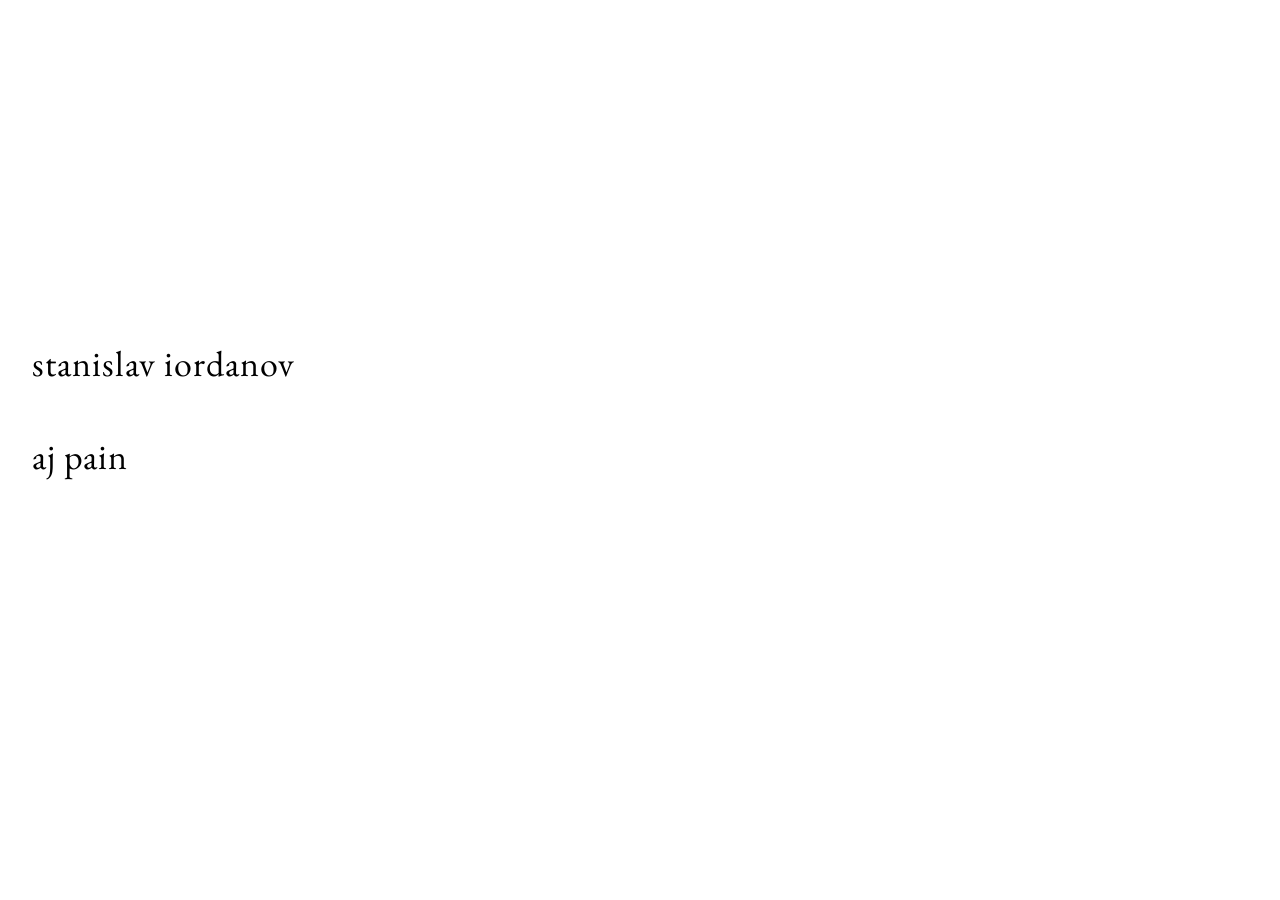
<file: index.html>
<!DOCTYPE html>
<html lang="en">
<head>
    <meta charset="UTF-8">
    <meta http-equiv="X-UA-Compatible" content="IE=edge">
    <meta name="viewport" content="width=device-width, initial-scale=1.0">
    <title>stanislav</title>
    <link rel="stylesheet" href="css/main.css?v=5" type="text/css">
    <link rel="preconnect" href="https://fonts.googleapis.com">
    <link rel="preconnect" href="https://fonts.gstatic.com" crossorigin>
    <link href="https://fonts.googleapis.com/css2?family=EB+Garamond&display=swap" rel="stylesheet">
</head>
<body>
    <div class="wrapper">
        <main class="splash">
            <nav>
                <ul>
                    <li>
                        <h1 class="menu-name">stanislav iordanov</h1>
                        <ul class="submenu">
                            <li>
                                <p>b. 1983, Sofia. Visual artist, musician and performer working in London.</p>
                            </li>
                            <li>
                                <a href="portfolio.html">
                                    <h2 id="stan">portfolio</h2>
                                </a>
                            </li>
                            <li>
                                <a href="cv.html">
                                    <h2 id="stan">cv</h2>
                                </a>
                            </li>
                        </ul>
                    </li>
                    <li>
                        <h1 class="menu-name" id="aj">aj pain</h1>
                        <ul class="submenu">
                            <li>
                                <p>AJ Pain sounds like lava or plasma.</p>
                            </li>
                            <li>
                                <a href="ajpain/gigsreleases.html">
                                    <h2>gigs & releases</h2>
                                </a>
                            </li>
                            <li>
                                <a href="https://bruch.net/" target="_blank">
                                    <h2> music for ,Bruch‘-</h2>
                                </a>
                            </li>
                        </ul>
                    </li>
                </ul>
            </nav>
        </main>
    </div>
    <script src="js/menu.js"></script>
</body>
</html>
</file>
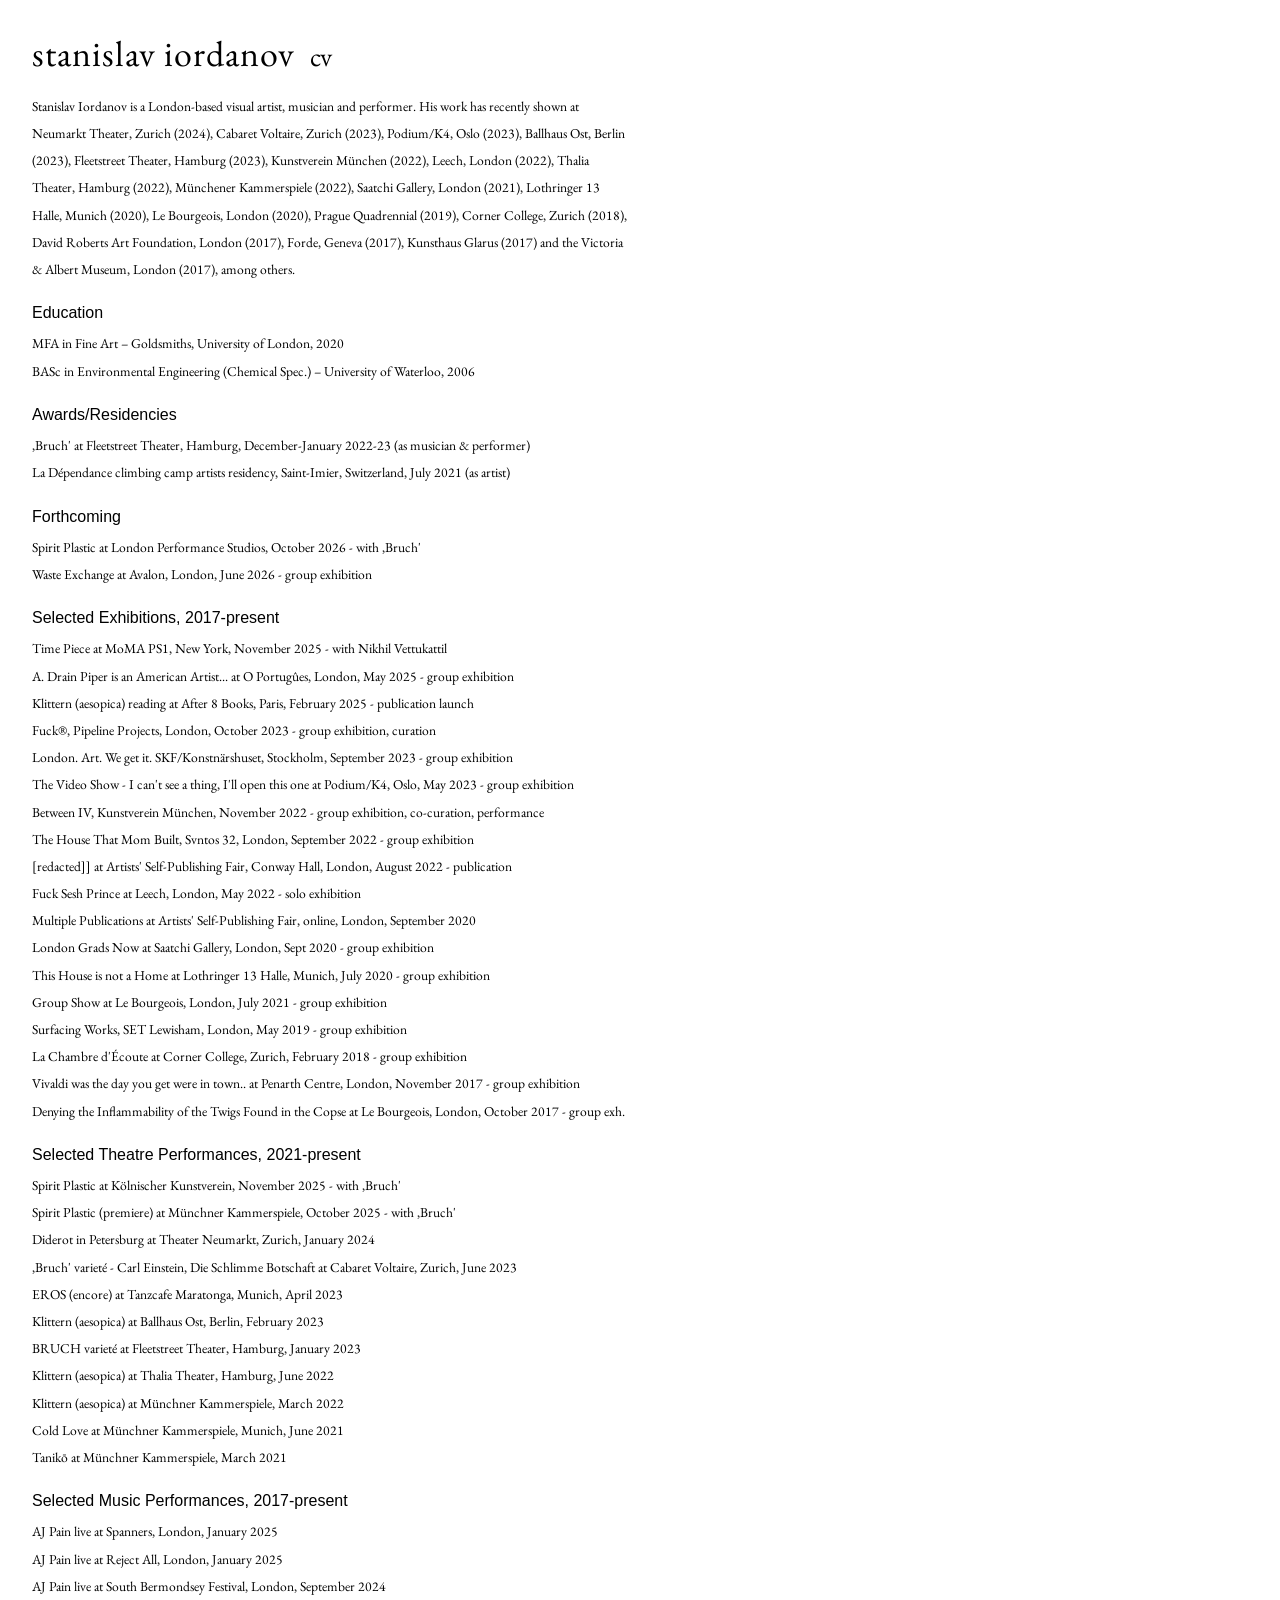
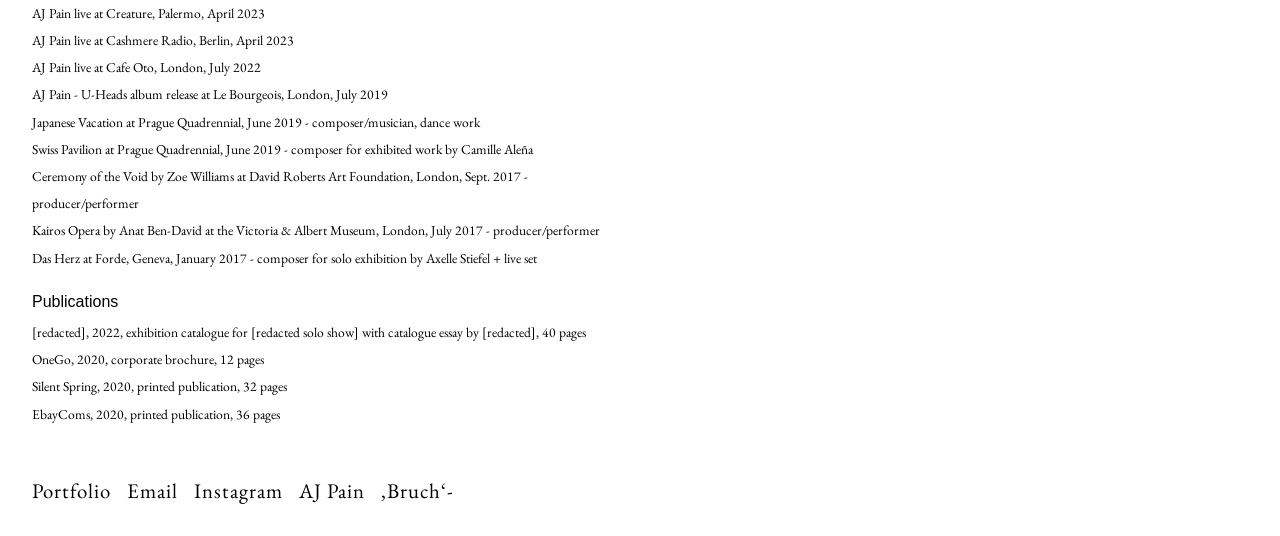
<file: cv.html>
<!DOCTYPE html>
<html lang="en">
<head>
    <meta charset="UTF-8">
    <meta http-equiv="X-UA-Compatible" content="IE=edge">
    <meta name="viewport" content="width=device-width, initial-scale=1.0">
    <title>cv</title>
    <link rel="stylesheet" href="css/main.css" type="text/css">
    <link rel="preconnect" href="https://fonts.googleapis.com">
    <link rel="preconnect" href="https://fonts.gstatic.com" crossorigin>
    <link href="https://fonts.googleapis.com/css2?family=EB+Garamond&display=swap" rel="stylesheet">
</head>
<body class="portfolio">
    <div class="wrapper">
        <header>
            <nav>
                <a href="/"><h1>stanislav iordanov</h1></a>
                <h2>cv</h2>
            </nav>
        </header>
        <main>
            <section class="section-cv">
                <p>
                    Stanislav Iordanov is a London-based visual artist, musician and performer. His work has recently shown at Neumarkt Theater, Zurich (2024), Cabaret Voltaire,
                    Zurich (2023), Podium/K4, Oslo (2023), Ballhaus Ost, Berlin (2023), Fleetstreet Theater, Hamburg (2023), Kunstverein München (2022),
                    Leech, London (2022), Thalia Theater, Hamburg (2022), Münchener Kammerspiele (2022), Saatchi Gallery, London (2021),
                    Lothringer 13 Halle, Munich (2020), Le Bourgeois, London (2020), Prague Quadrennial (2019), Corner College, Zurich (2018),
                    David Roberts Art Foundation, London (2017), Forde, Geneva (2017), Kunsthaus Glarus (2017) and the Victoria & Albert Museum, London (2017), among others.
                </p>
            </section>
            <section class="section-cv">
                <h4>Education</h4>
                <p>MFA in Fine Art – Goldsmiths, University of London, 2020</p>
                <p>BASc in Environmental Engineering (Chemical Spec.) – University of Waterloo, 2006</p>
            </section>
            <section class="section-cv">
                <h4>Awards/Residencies</h4>
                <p>,Bruch' at Fleetstreet Theater, Hamburg, December-January 2022-23 (as musician & performer)</p>
                <p>La Dépendance climbing camp artists residency, Saint-Imier, Switzerland, July 2021 (as artist)</p>
            </section>
            <section class="section-cv">
                <h4>Forthcoming</h4>
                <p>Spirit Plastic at London Performance Studios, October 2026 - with ,Bruch'</p>
                <p>Waste Exchange at Avalon, London, June 2026 - group exhibition</p>
            </section>
            <section class="section-cv">
                <h4>Selected Exhibitions, 2017-present</h4>
                <p>Time Piece at MoMA PS1, New York, November 2025 - with Nikhil Vettukattil</p>
                <p>A. Drain Piper is an American Artist... at O Portugûes, London, May 2025 - group exhibition</p>
                <p>Klittern (aesopica) reading at After 8 Books, Paris, February 2025 - publication launch</p>
                <p>Fuck®, Pipeline Projects, London, October 2023 - group exhibition, curation</p>
                <p>London. Art. We get it. SKF/Konstnärshuset, Stockholm, September 2023 - group exhibition</p>
                <p>The Video Show - I can't see a thing, I'll open this one at Podium/K4, Oslo, May 2023 - group exhibition</p>
                <p>Between IV, Kunstverein München, November 2022 - group exhibition, co-curation, performance</p>
                <p>The House That Mom Built, Svntos 32, London, September 2022 - group exhibition</p>
                <p>[redacted]] at Artists' Self-Publishing Fair, Conway Hall, London, August 2022 - publication</p>
                <p>Fuck Sesh Prince at Leech, London, May 2022 - solo exhibition</p>
                <p>Multiple Publications at Artists' Self-Publishing Fair, online, London, September 2020</p>
                <p>London Grads Now at Saatchi Gallery, London, Sept 2020 - group exhibition</p>
                <p>This House is not a Home at Lothringer 13 Halle, Munich, July 2020 - group exhibition</p>
                <p>Group Show at Le Bourgeois, London, July 2021 - group exhibition</p>
                <p>Surfacing Works, SET Lewisham, London, May 2019 - group exhibition</p>
                <p>La Chambre d'Écoute at Corner College, Zurich, February 2018 - group exhibition</p>
                <p>Vivaldi was the day you get were in town.. at Penarth Centre, London, November 2017 - group exhibition</p>
                <p>Denying the Inflammability of the Twigs Found in the Copse at Le Bourgeois, London, October 2017 - group exh.</p>
            </section>
            <section class="section-cv">
                <h4>Selected Theatre Performances, 2021-present</h4>
                <p>Spirit Plastic at Kölnischer Kunstverein, November 2025 - with ,Bruch'</p>
                <p>Spirit Plastic (premiere) at Münchner Kammerspiele, October 2025 - with ,Bruch'</p>
                <p>Diderot in Petersburg at Theater Neumarkt, Zurich, January 2024</p>
                <p>,Bruch' varieté - Carl Einstein, Die Schlimme Botschaft at Cabaret Voltaire, Zurich, June 2023</p>
                <p>EROS (encore) at Tanzcafe Maratonga, Munich, April 2023</p>
                <p>Klittern (aesopica) at Ballhaus Ost, Berlin, February 2023</p>
                <p>BRUCH varieté at Fleetstreet Theater, Hamburg, January 2023</p>
                <p>Klittern (aesopica) at Thalia Theater, Hamburg, June 2022</p>
                <p>Klittern (aesopica) at Münchner Kammerspiele, March 2022</p>
                <p>Cold Love at Münchner Kammerspiele, Munich, June 2021</p>
                <p>Tanikō at Münchner Kammerspiele, March 2021</p>
            </section>
            <section class="section-cv">
                <h4>Selected Music Performances, 2017-present</h4>
                <p>AJ Pain live at Spanners, London, January 2025</p>
                <p>AJ Pain live at Reject All, London, January 2025</p>
                <p>AJ Pain live at South Bermondsey Festival, London, September 2024</p>
                <p>AJ Pain live at Creature, Palermo, April 2023</p>
                <p>AJ Pain live at Cashmere Radio, Berlin, April 2023</p>
                <p>AJ Pain live at Cafe Oto, London, July 2022</p>
                <p>AJ Pain - U-Heads album release at Le Bourgeois, London, July 2019</p>
                <p>Japanese Vacation at Prague Quadrennial, June 2019 - composer/musician, dance work</p>
                <p>Swiss Pavilion at Prague Quadrennial, June 2019 - composer for exhibited work by Camille Aleña</p>
                <p>Ceremony of the Void by Zoe Williams at David Roberts Art Foundation, London, Sept. 2017 - producer/performer</p>
                <p>Kairos Opera by Anat Ben-David at the Victoria & Albert Museum, London, July 2017 - producer/performer</p>
                <p>Das Herz at Forde, Geneva, January 2017 - composer for solo exhibition by Axelle Stiefel + live set</p>
            </section>
            <section class="section-cv">
                <h4>Publications</h4>
                <p>[redacted], 2022, exhibition catalogue for [redacted solo show] with catalogue essay by [redacted], 40 pages</p>
                <p>OneGo, 2020, corporate brochure, 12 pages</p>
                <p>Silent Spring, 2020, printed publication, 32 pages</p>
                <p>EbayComs, 2020, printed publication, 36 pages</p>
            </section>
            <section class="section-cv">
                <ul class="cv-list">
                    <li>
                        <a href="/portfolio.html"><h1 class="menu-name">Portfolio</h1></a>
                    </li>
                    <li>
                        <a href="mailto:workandnonwork@gmail.com"><h1 class="menu-name">Email</h1></a>
                    </li>
                    <li>
                        <a href="https://www.instagram.com/stanislav_pain/" target="_blank"><h1 class="menu-name">Instagram</h1></a>
                    </li>
                    <li>
                        <a href="/ajpain/gigsreleases.html"><h1 class="menu-name">AJ Pain</h1></a>
                    </li>
                    <li>
                        <a href="https://www.bruch.net/" target="_blank"><h1 class="menu-name">,Bruch‘-</h1></a>
                    </li>
                </ul>
            </section>
        </main>
    </div>
</body>
</html>
</file>
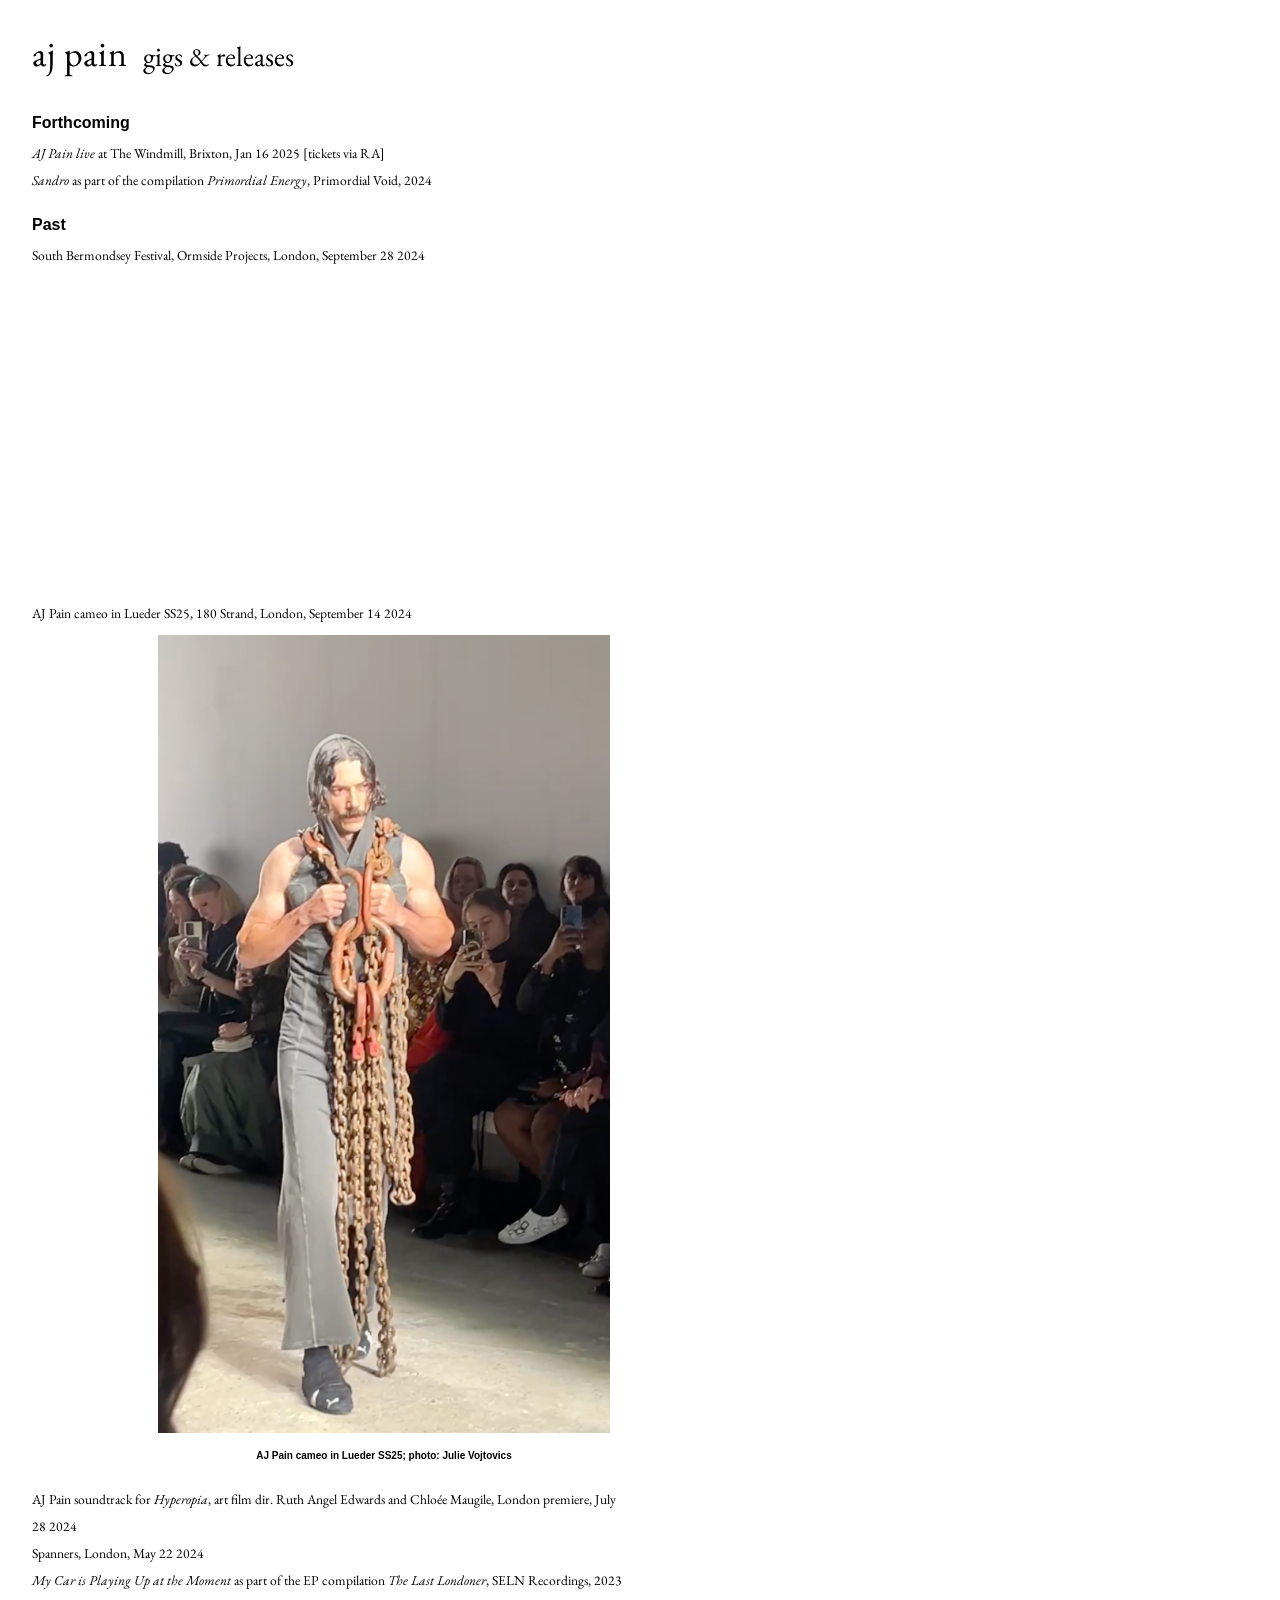
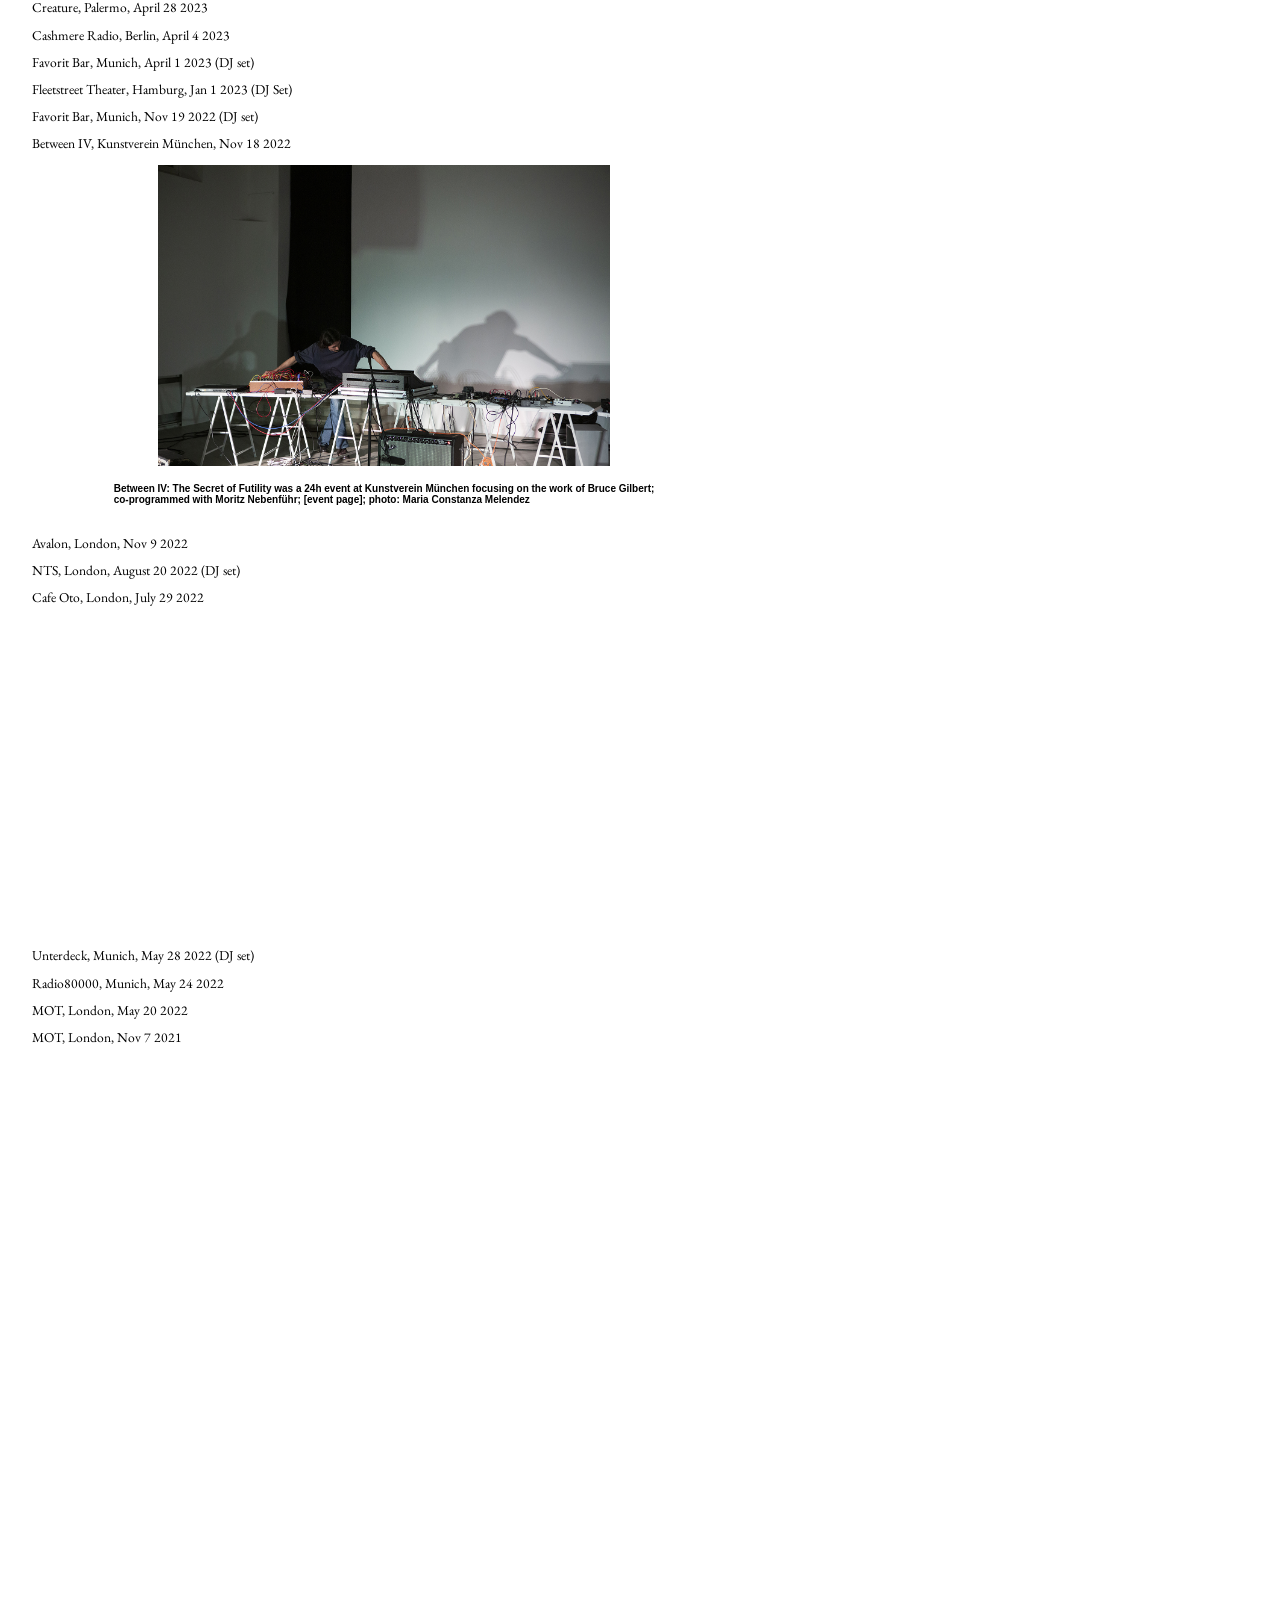
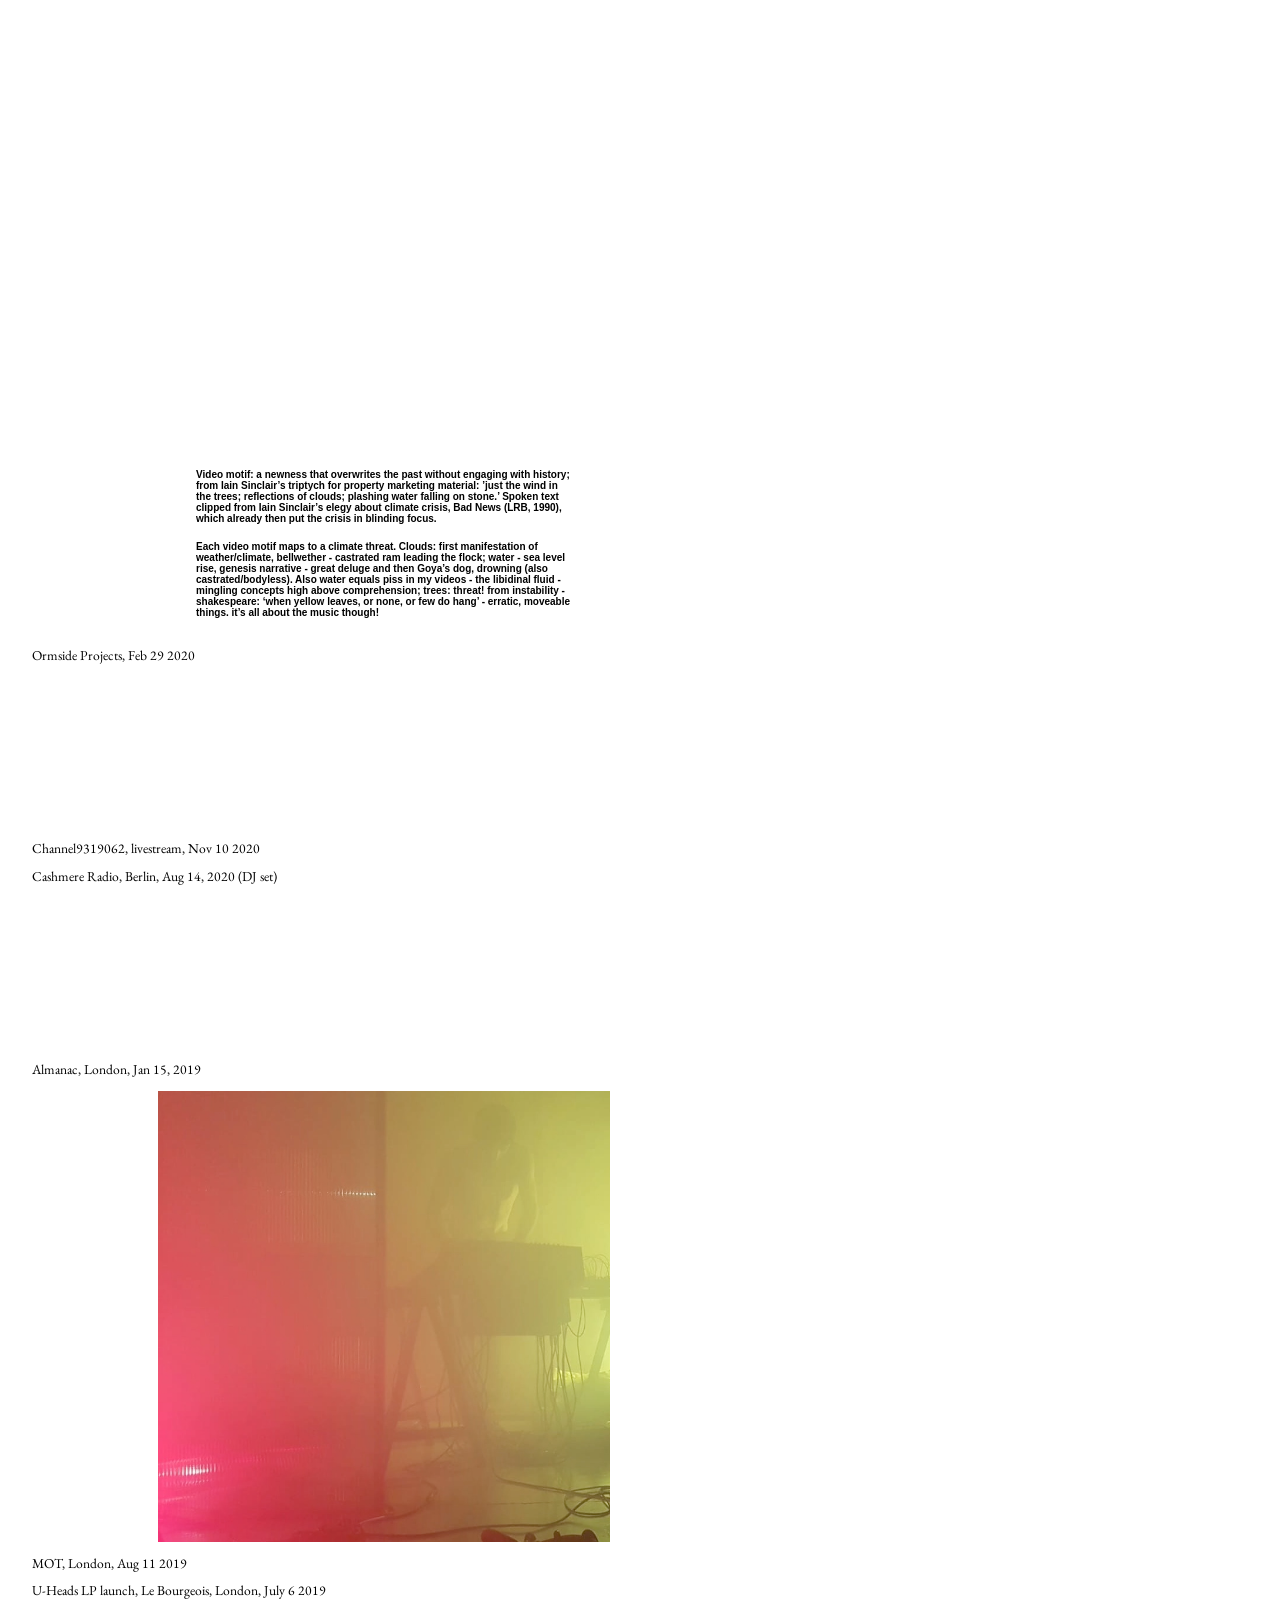
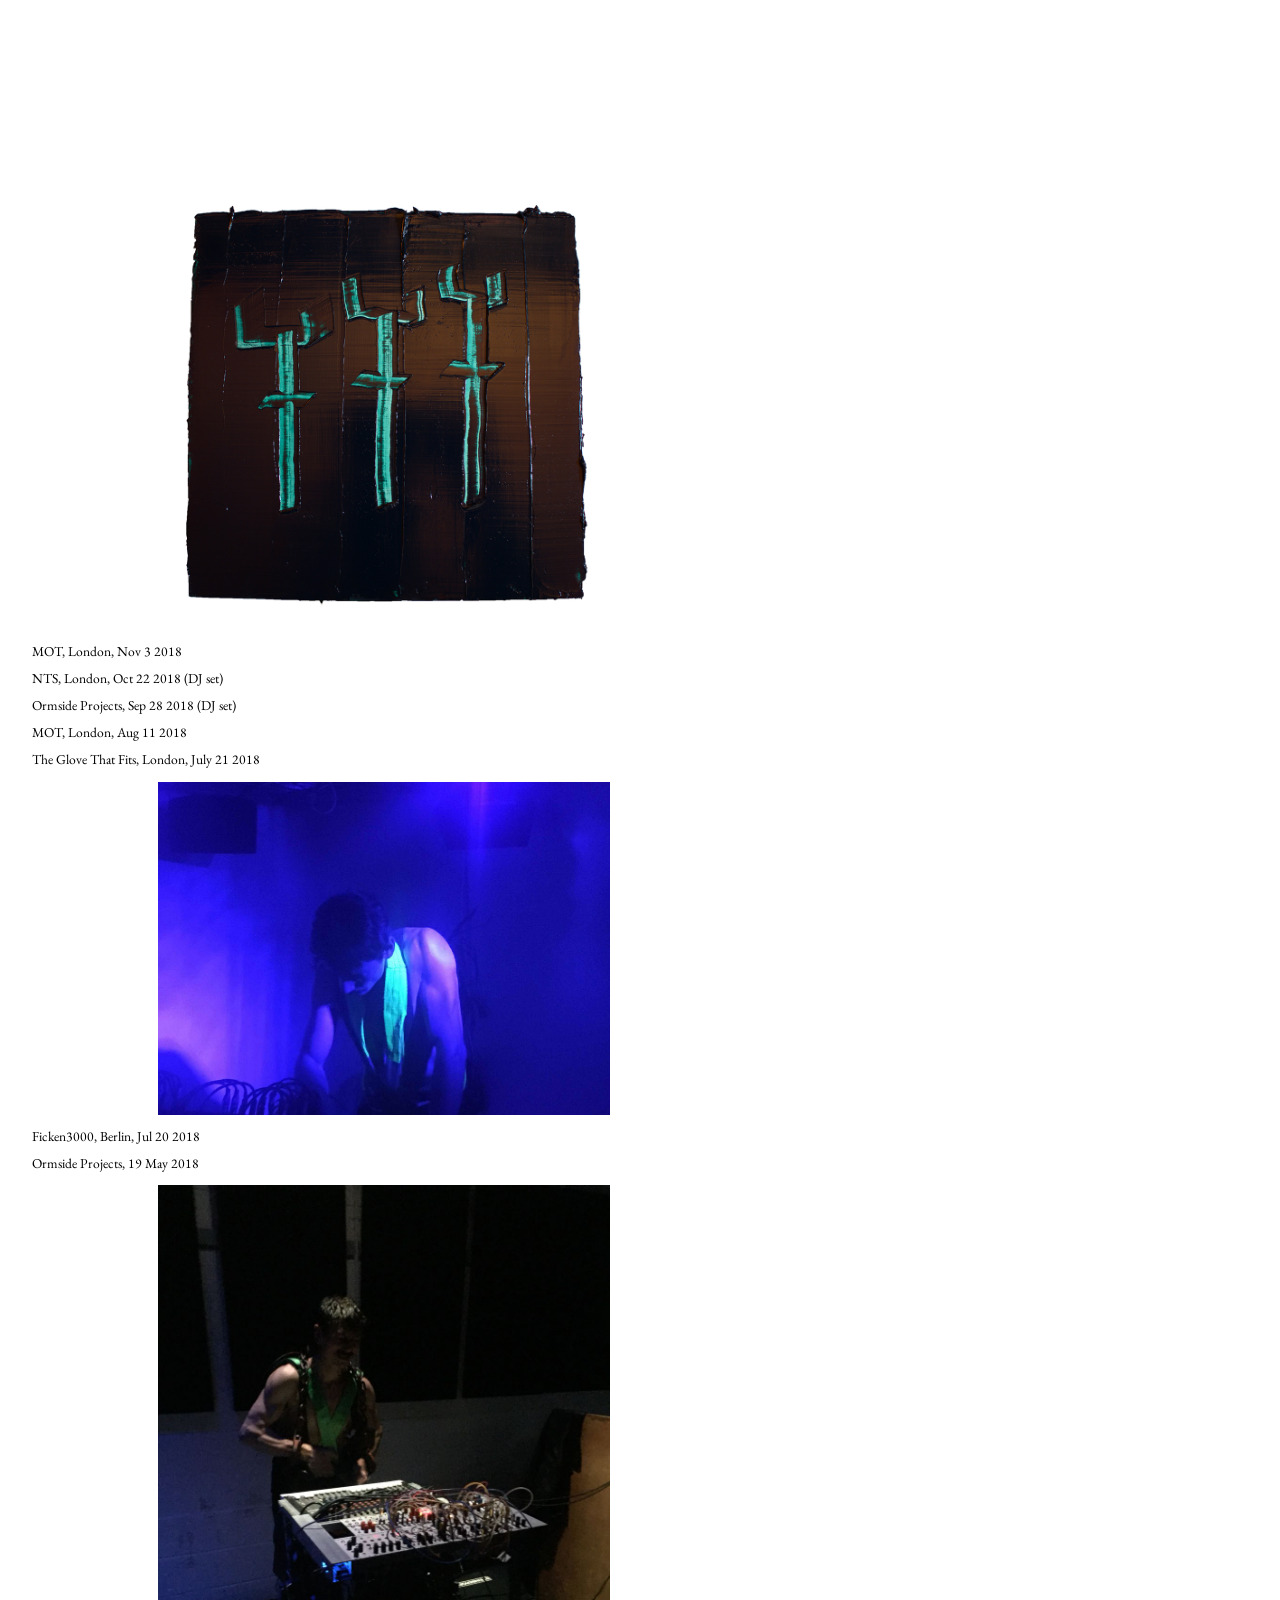
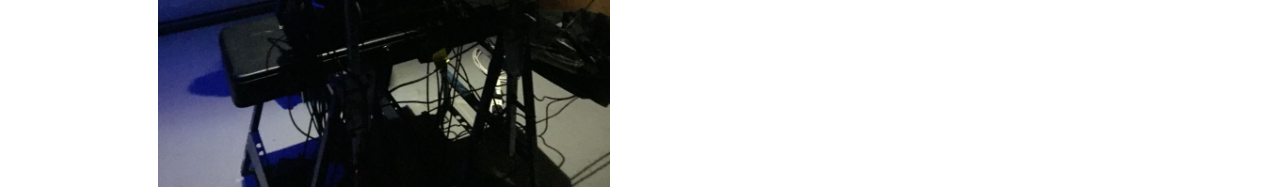
<file: ajpain/gigsreleases.html>
<!DOCTYPE html>
<html lang="en">
<head>
    <meta charset="UTF-8">
    <meta http-equiv="X-UA-Compatible" content="IE=edge">
    <meta name="viewport" content="width=device-width, initial-scale=1.0">
    <title>gigs & releases</title>
    <link rel="stylesheet" href="/css/main.css" type="text/css">
    <link rel="stylesheet" href="/css/pain.css" type="text/css">
    <link rel="preconnect" href="https://fonts.googleapis.com">
    <link rel="preconnect" href="https://fonts.gstatic.com" crossorigin>
    <link href="https://fonts.googleapis.com/css2?family=EB+Garamond&display=swap" rel="stylesheet">
</head>
<body>
    <div class="wrapper">
        <header>
            <nav>
                <a href="/"><h1>aj pain</h1></a>
                <h2>gigs & releases</h2>
            </nav>
        </header>
        <main>
            <section class="section-cv">
                <h4><b>Forthcoming</b></h4>
                <p><em>AJ Pain live</em> at The Windmill, Brixton, Jan 16 2025 <a href="https://ra.co/clubs/1334" target="_blank"> [tickets via RA]</a>
                <p><em>Sandro</em> as part of the compilation <em>Primordial Energy</em>, Primordial Void, 2024</p>
            </section>
            <section class="section-cv">
                <h4><b>Past</b></h4>
                <p>South Bermondsey Festival, Ormside Projects, London, September 28 2024</p>
            </section>
            <article>
                <iframe width="560" height="315" src="https://www.youtube.com/embed/UBkyzucwu3A?si=9FioagHvX74wGzEq" title="YouTube video player" frameborder="0" allow="accelerometer; autoplay; clipboard-write; encrypted-media; gyroscope; picture-in-picture; web-share" referrerpolicy="strict-origin-when-cross-origin" allowfullscreen></iframe>
            </article>
            <section class="section-cv">    
                <p>AJ Pain cameo in Lueder SS25, 180 Strand, London, September 14 2024</p> 
            </section>
            <article class="vertical">
                <figure>
                    <img class="portfolio-image" src="/images/aj-pain/aj-pain-lueder-1.png" alt="ss25">
                </figure>
                <h5>
                    AJ  Pain cameo in Lueder SS25; photo: Julie Vojtovics                    
                </h5>
            </article>
            </section>
            <section class="section-cv">
                <p>AJ Pain soundtrack for <a href="https://vimeo.com/844257681" target="_blank"> <em>Hyperopia</em></a>, art film dir. Ruth Angel Edwards and Chloée Maugile, London premiere, July 28 2024</p>
                <p>Spanners, London, May 22 2024</p>
                <p><em>My Car is Playing Up at the Moment</em> as part of the EP compilation <a href="https://selnrecordings.bandcamp.com/album/the-last-londoner" target="_blank"> <em>The Last Londoner</em></a>, SELN Recordings, 2023</p>
                <p>Creature, Palermo, April 28 2023</p>
                <p>Cashmere Radio, Berlin, April 4 2023</p>
                <p>Favorit Bar, Munich, April 1 2023 (DJ set)</p>
                <p>Fleetstreet Theater, Hamburg, Jan 1 2023 (DJ Set)</p>
                <p>Favorit Bar, Munich, Nov 19 2022 (DJ set)</p>
                <p>Between IV, Kunstverein München, Nov 18 2022</p>
            </section>
            <article class="vertical">
                <figure>
                    <img class="portfolio-image" src="/images/aj-pain/aj-pain-1.jpg" alt="aj pain">
                </figure>
                <h5>
                    Between IV: The Secret of Futility was a 24h event at Kunstverein München focusing on the work of Bruce Gilbert;<br/> 
                    co-programmed with Moritz Nebenführ; <a href="https://www.kunstverein-muenchen.de/en/programm/veranstaltungen/2022/18-11-19-11-u-between-iv-bruce-gilbert-u" target="_blank">[event page]</a>; photo: Maria Constanza Melendez
                </h5>
            </article>
            <section class="section-cv">
                <p>Avalon, London, Nov 9 2022</p>
                <a href="https://www.nts.live/shows/bahamian-moor/episodes/bahamian-moor-20th-august-2022" target="_blank">
                    <p>NTS, London, August 20 2022 (DJ set)</p>
                </a>
                <p>Cafe Oto, London, July 29 2022</p>
            </section>
            <article>
                <iframe width="560" height="315" src="https://www.youtube.com/embed/TGWML4tj9YM" title="YouTube video player" frameborder="0" allow="accelerometer; autoplay; clipboard-write; encrypted-media; gyroscope; picture-in-picture; web-share" allowfullscreen></iframe>
            </article>
            <section class="section-cv">
                <p>Unterdeck, Munich, May 28 2022 (DJ set)</p>
                <a href="https://www.mixcloud.com/Radio80K/bruch-takeover-240522/" target="_blank">
                    <p>Radio80000, Munich, May 24 2022</p>
                </a>
                <p>MOT, London, May 20 2022</p>
                <p>MOT, London, Nov 7 2021</p>
            </section>
            <article>
                <iframe width="560" height="315" src="https://www.youtube.com/embed/wMUuojuPM7o" title="YouTube video player" frameborder="0" allow="accelerometer; autoplay; clipboard-write; encrypted-media; gyroscope; picture-in-picture; web-share" allowfullscreen></iframe>
            </article>
            <article>
                <iframe width="560" height="315" src="https://www.youtube.com/embed/mDYd1kREgP4" title="YouTube video player" frameborder="0" allow="accelerometer; autoplay; clipboard-write; encrypted-media; gyroscope; picture-in-picture; web-share" allowfullscreen></iframe>
            </article>
            <article>
                <iframe width="560" height="315" src="https://www.youtube.com/embed/UDLgG4WNB4A" title="YouTube video player" frameborder="0" allow="accelerometer; autoplay; clipboard-write; encrypted-media; gyroscope; picture-in-picture; web-share" allowfullscreen></iframe>
            </article>
            <article class="vertical">
                <span>
                    <h5>
                        Video motif: a newness that overwrites the past without engaging with history; from Iain Sinclair’s triptych for property marketing material:
                        ’just the wind in the trees; reflections of clouds; plashing water falling on stone.’ Spoken text clipped from Iain Sinclair’s
                        elegy about climate crisis, Bad News (LRB, 1990), which already then put the crisis in blinding focus.
                    </h5>
                    <h5>
                        Each video motif maps to a climate threat. Clouds: first manifestation of weather/climate, bellwether - castrated ram leading the 
                        flock; water - sea level rise, genesis narrative - great deluge and then Goya’s dog, drowning (also castrated/bodyless). Also water
                        equals piss in my videos - the libidinal fluid - mingling concepts high above comprehension; trees: threat! from instability -
                        shakespeare: ‘when yellow leaves, or none, or few do hang’ - erratic, moveable things. it’s all about the music though!
                    </h5>
                </span>
            </article>
            <section class="section-cv">
                <p>Ormside Projects, Feb 29 2020</p>
            </section>
            <article>
                <iframe width="75%" scrolling="no" frameborder="no" allow="autoplay" src="https://w.soundcloud.com/player/?url=https%3A//api.soundcloud.com/tracks/786395197&color=%23ff5500&auto_play=false&hide_related=false&show_comments=true&show_user=true&show_reposts=false&show_teaser=true&visual=true"></iframe>
            </article>
            <section class="section-cv">
                <p>Channel9319062, livestream, Nov 10 2020</p>
                <a href="https://cashmereradio.com/episode/a-j-pain-hoti/" target="_blank">
                    <p>Cashmere Radio, Berlin, Aug 14, 2020 (DJ set)</p>
                </a>
            </section>
            <article>
                <iframe width="75%" scrolling="no" frameborder="no" allow="autoplay" src="https://w.soundcloud.com/player/?url=https%3A//api.soundcloud.com/tracks/879668398&color=%23ff5500&auto_play=false&hide_related=false&show_comments=true&show_user=true&show_reposts=false&show_teaser=true&visual=true"></iframe>
            </article>
            <section class="section-cv">
                <p>Almanac, London, Jan 15, 2019</p>
            </section>
            <article>
                <img class="portfolio-image" src="/images/aj-pain/aj-pain-2.jpg" alt="aj pain">
            </article>
            <section class="section-cv">
                <p>MOT, London, Aug 11 2019</p>
                <p>U-Heads LP launch, Le Bourgeois, London, July 6 2019</p>
            </section>
            <article>
                <iframe width="50%" scrolling="no" frameborder="no" allow="autoplay" src="https://w.soundcloud.com/player/?url=https%3A//api.soundcloud.com/tracks/649496282&color=%23ff5500&auto_play=false&hide_related=false&show_comments=true&show_user=true&show_reposts=false&show_teaser=true&visual=true"></iframe>
            </article>
            <article>
                <figure>
                    <img class="portfolio-image" src="/images/aj-pain/aj-pain-3.jpg" alt="aj pain" loading="lazy">
                </figure>
            </article>
            <section class="section-cv">
                <p>MOT, London, Nov 3 2018</p>
                <a href="https://www.nts.live/shows/brav/episodes/brav-25th-september-2018" target="_blank">
                    <p>NTS, London, Oct 22 2018 (DJ set)</p>
                </a>
                <p>Ormside Projects, Sep 28 2018 (DJ set)</p>
                <p>MOT, London, Aug 11 2018</p>
                <p>The Glove That Fits, London, July 21 2018</p>
            </section>
            <article>
                <figure>
                    <img class="portfolio-image" src="/images/aj-pain/aj-pain-4.jpg" alt="aj pain" loading="lazy">
                </figure>
            </article>
            <section class="section-cv">
                <p>Ficken3000, Berlin, Jul 20 2018</p>
                <p>Ormside Projects, 19 May 2018</p>
            </section>
            <article>
                <img class="portfolio-image" src="/images/aj-pain/aj-pain-5.jpg" alt="aj pain" loading="lazy">
            </article>
        </main>
    </div>
</body>
</html>
</file>
<file: css/main.css>
/* || Tags || */

* {
    background-color: #fff;
    box-sizing: border-box;
    font-family: 'EB Garamond', serif;
}

a {
	color: #000;
	font-display: normal;
}

	a:link {
		text-decoration: none;
	}

	a:visited {
		color: #000;
		text-decoration: none;
	}

	a:active {
		text-decoration:wavy;
	}

b {
	font-family: inherit;
}

button {
	border: none;
}

em {
	font-family: inherit;
}

h1 {
	display: inline-block;
	width: fit-content;
	font-size: 2.25rem;
	font-weight: normal;
    letter-spacing: 1px;
	margin-bottom: 1rem;
	text-emphasis: none;
}

h1:hover {
	background-color: #00aeef;
	color: transparent;
	--mask:
    radial-gradient(20.35px at 50% calc(100% + 13.65px),#0000 calc(99% - 3px),#000 calc(101% - 3px) 99%,#0000 101%) calc(50% - 26px) calc(50% - 8px + .5px)/52px 16px repeat-x,
    radial-gradient(20.35px at 50% -13.65px,#0000 calc(99% - 3px),#000 calc(101% - 3px) 99%,#0000 101%) 50% calc(50% + 8px)/52px 16px repeat-x;
  	-webkit-mask: var(--mask);
    mask: var(--mask);
	text-decoration: none;
}

h2 {
	display: inline-block;
	width: fit-content;
	font-size: 1.75rem;
	font-weight: normal;
	margin: 0;
	padding: 0;
}

h4 {
	font-family: Arial, Helvetica, sans-serif;
	font-weight: normal;
	margin-bottom: 0.5rem;
	margin-top: 1;
}

h5 {
	font-family: Arial, Helvetica, sans-serif;
	font-size: 0.625rem;
	text-align: left;
}

h5 a {
	font-family: Arial, Helvetica, sans-serif;
}

header {
	margin-left: 2rem;
}

header nav {
	align-items: baseline;
	display: flex;
	flex-direction: row;
}

header h1 {
	margin-right: 0.938rem;
}

html,
body {
	height: 100%;
	height: 100vh;
	height: -webkit-fill-available;
	margin: 0;
	padding: 0;
	min-height: 100vh;
}

li {
	margin-bottom: 0;
	margin-right: 1rem;
	padding:0;
}

main {
    display: flex;
	flex: 1 0 auto;
	flex-direction: column;
    flex-grow: 1;
	grid-area: main;
	margin:0;
	max-height: 100%;
	max-width: 100%;
	padding: 0;
}

p {
	font-size: 0.85rem;
	line-height: 2;
	margin: 0;
}

section {
	display: flex;
	flex-direction: column;
	max-width: 100%;
}

ul {
    list-style: none;
	margin: 0;
	padding: 0;
}

/* || Classes || */

.cv-list {
	display: flex;
	flex-direction: row;
	margin-top: 2rem;
}
.cv-list h1.menu-name {
	font-size: 1.3rem;   /* try this, adjust up/down to taste */
	margin-bottom: 0;
}
.menu-name:hover {
	background-color: #00aeef;
	color: transparent;
	--mask:
    radial-gradient(20.35px at 50% calc(100% + 13.65px),#0000 calc(99% - 3px),#000 calc(101% - 3px) 99%,#0000 101%) calc(50% - 26px) calc(50% - 8px + .5px)/52px 16px repeat-x,
    radial-gradient(20.35px at 50% -13.65px,#0000 calc(99% - 3px),#000 calc(101% - 3px) 99%,#0000 101%) 50% calc(50% + 8px)/52px 16px repeat-x;
  	-webkit-mask: var(--mask);
    mask: var(--mask);
	text-decoration: line-through #00aeef;
}
.cv-list h1.menu-name:hover {
	--mask:
    radial-gradient(15.26px at 50% calc(100% + 10.24px),#0000 calc(99% - 2.25px),#000 calc(101% - 2.25px) 99%,#0000 101%) calc(50% - 19.5px) calc(50% - 6px + .375px)/39px 12px repeat-x,
    radial-gradient(15.26px at 50% -10.24px,#0000 calc(99% - 2.25px),#000 calc(101% - 2.25px) 99%,#0000 101%) 50% calc(50% + 6px)/39px 12px repeat-x;
}
.section-cv {
	margin-left: 2rem;
	width: 90%;
	max-width: 600px;
}
.portfolio main {
	padding-bottom: 2rem;
}
/*.splash {
	justify-content: center;
}*/

.splash {
	justify-content: flex-start;
}

	.splash nav {
		margin-top: calc(50vh - 140px);   /* 70px = half of the 140px measured height */
		margin-left: 2rem;
	}




.submenu {
	animation: fadeIn 1s;
	padding-left: 2.5rem;
}

.submenu h2:hover {
	background-color: #00aeef;
	color: transparent;
	--mask:
    radial-gradient(20.35px at 50% calc(100% + 13.65px),#0000 calc(99% - 3px),#000 calc(101% - 3px) 99%,#0000 101%) calc(50% - 26px) calc(50% - 8px + .5px)/52px 16px repeat-x,
    radial-gradient(20.35px at 50% -13.65px,#0000 calc(99% - 3px),#000 calc(101% - 3px) 99%,#0000 101%) 50% calc(50% + 8px)/52px 16px repeat-x;
  	-webkit-mask: var(--mask);
    mask: var(--mask);
	text-decoration: line-through #00aeef;
}

@keyframes fadeIn {
	0% { opacity: 0; }
	100% { opacity: 1; }
}

.wrapper {
	display: grid;
	grid-template-rows: auto 1fr auto;
	grid-template-columns: 100%;
	grid-template-areas:
		'header'
		'main'
		'footer';
	min-height: 100vh;
	height: -moz-available;          /* WebKit-based browsers will ignore this. */
    height: -webkit-fill-available;  /* Mozilla-based browsers will ignore this. */
    height: fill-available;
	width: 100%;
}

.wrapper>* {
	padding: 0;
}

/* || @mediaqueries || */

@media only screen and (max-width: 576px) {
	header {
		margin-left: 1rem;
	}

	main {
		margin: 1rem;
	}

	.section-cv {
		margin-left: 0;
		width:70%;
		max-width:100%;
	}
  }
</file>
<file: css/pain.css>
article {
	align-items: center;
	display: flex;
	height: 100%;
	justify-content: center;
	margin: 0;
	padding: 0.50rem;
	width: 60%;
}

figure {
	align-items: center;
	display: flex;
	justify-content: center;
	margin: 0;
	max-height: 100%;
	max-width: 100%;
	padding: 0;
}

.portfolio-image {
	margin: 0;
	max-width: 60%;
	padding: 0;
}

span {
	max-width: 50%;
	text-justify: left;
}

.vertical {
	flex-direction: column;
	justify-content: center;
}

/* || @mediaqueries || */

@media only screen and (max-width: 576px) {
	article {
		width: 100%;
	}

	iframe {
		width: 100%;
	}

	.portfolio-image {
		max-width: 100%;
	}

	span {
		max-width: 100%;
	}
}
</file>
